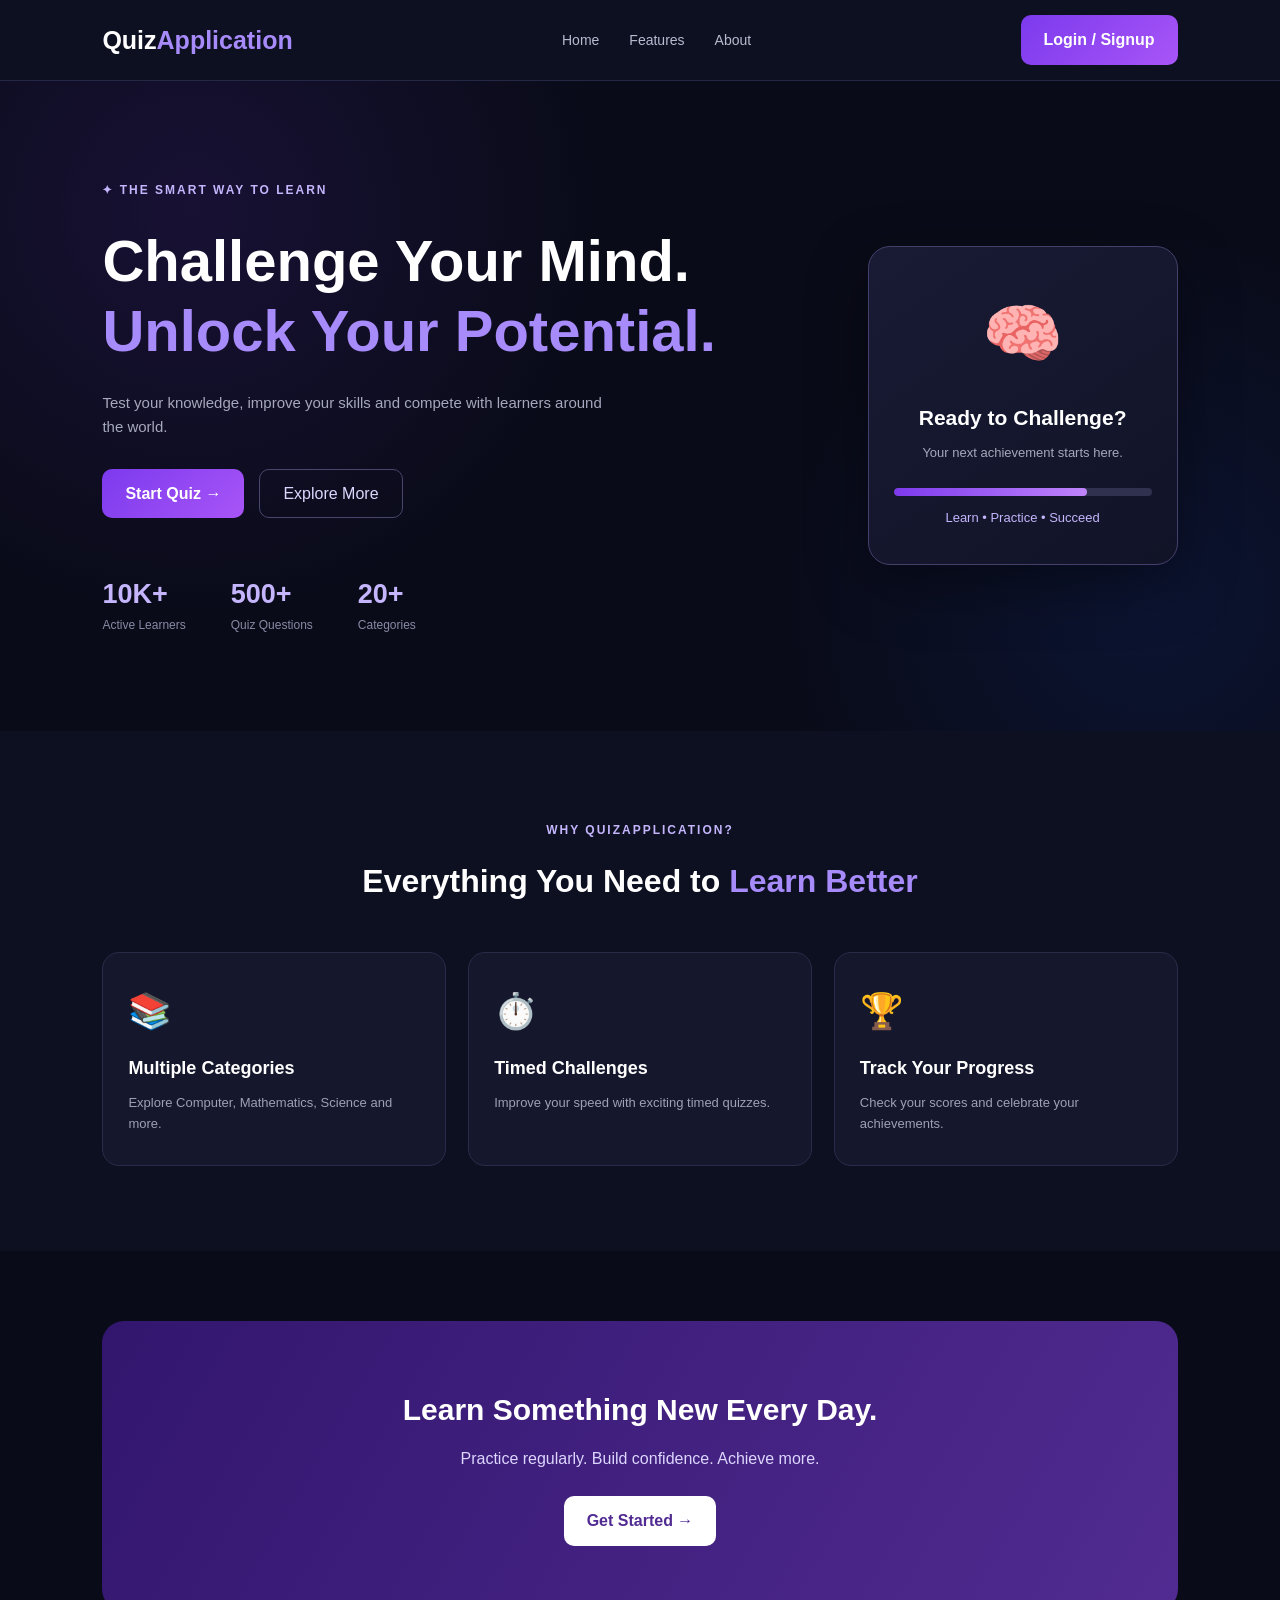
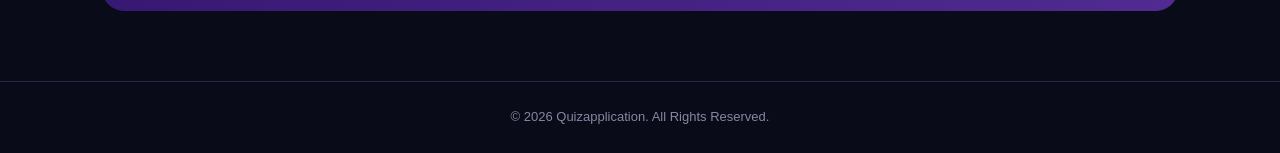
<file: index.html>
<!DOCTYPE html>
<html lang="en">
<head>
    <meta charset="UTF-8">
    <meta name="viewport" content="width=device-width, initial-scale=1.0">
    <title>QuizApplication - Test Your Knowledge</title>
    <link rel="stylesheet" href="style.css">
    <link rel="stylesheet" href="responsive.css">
</head>
<body>

<header class="navbar">
    <a href="index.html" class="logo">Quiz<span>Application</span></a>

    <nav>
        <a href="#home">Home</a>
        <a href="#features">Features</a>
        <a href="#about">About</a>
    </nav>

    <a href="login.html" class="nav-btn">Login / Signup</a>
</header>

<main>
    <section class="hero" id="home">
        <div class="hero-content">
            <span class="tag">✦ THE SMART WAY TO LEARN</span>

            <h1>Challenge Your Mind.<br>
                <span>Unlock Your Potential.</span>
            </h1>

            <p>
                Test your knowledge, improve your skills and
                compete with learners around the world.
            </p>

            <div class="hero-buttons">
                <a href="login.html" class="primary-btn">Start Quiz →</a>
                <a href="#features" class="secondary-btn">Explore More</a>
            </div>

            <div class="stats">
                <div>
                    <h2>10K+</h2>
                    <p>Active Learners</p>
                </div>
                <div>
                    <h2>500+</h2>
                    <p>Quiz Questions</p>
                </div>
                <div>
                    <h2>20+</h2>
                    <p>Categories</p>
                </div>
            </div>
        </div>

        <div class="hero-card">
            <div class="quiz-icon">🧠</div>
            <h2>Ready to Challenge?</h2>
            <p>Your next achievement starts here.</p>
            <div class="progress">
                <span></span>
            </div>
            <p class="small-text">Learn • Practice • Succeed</p>
        </div>
    </section>

    <section class="features" id="features">
        <div class="section-heading">
            <span class="tag">WHY QUIZAPPLICATION?</span>
            <h2>Everything You Need to <span>Learn Better</span></h2>
        </div>

        <div class="feature-grid">
            <div class="feature-card">
                <div>📚</div>
                <h3>Multiple Categories</h3>
                <p>Explore Computer, Mathematics, Science and more.</p>
            </div>

            <div class="feature-card">
                <div>⏱️</div>
                <h3>Timed Challenges</h3>
                <p>Improve your speed with exciting timed quizzes.</p>
            </div>

            <div class="feature-card">
                <div>🏆</div>
                <h3>Track Your Progress</h3>
                <p>Check your scores and celebrate your achievements.</p>
            </div>
        </div>
    </section>

    <section class="about" id="about">
        <h2>Learn Something New Every Day.</h2>
        <p>Practice regularly. Build confidence. Achieve more.</p>
        <a href="login.html" class="primary-btn">Get Started →</a>
    </section>
</main>

<footer>
    <p>© 2026 Quizapplication. All Rights Reserved.</p>
</footer>

<script src="script.js"></script>
</body>
</html>
</file>
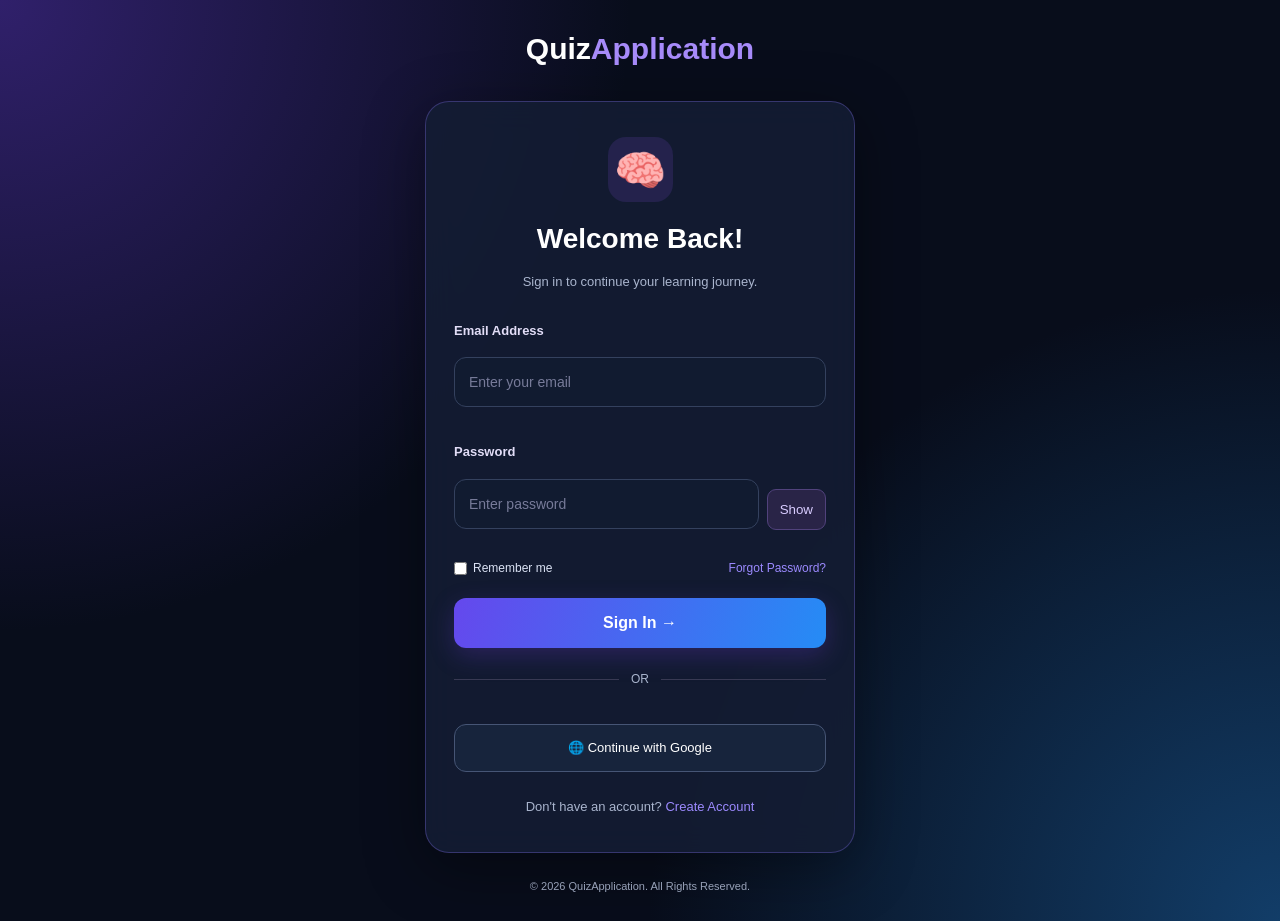
<file: dashboard.html>
<!DOCTYPE html>
<html lang="en">
<head>
    <meta charset="UTF-8">
    <meta name="viewport" content="width=device-width, initial-scale=1.0">
    <title>Dashboard - QuizMaster</title>
    <link rel="stylesheet" href="style.css">
    <link rel="stylesheet" href="responsive.css">
</head>
<body>

<header class="navbar">
    <a href="index.html" class="logo">Quiz<span>Application</span></a>
    <button class="nav-btn" id="logoutBtn">Logout</button>
</header>

<main class="dashboard">

    <section class="welcome">
        <div>
            <span class="tag">YOUR LEARNING SPACE</span>
            <h1>Hello, <span id="userName">Learner</span> 👋</h1>
            <p>Ready to challenge your knowledge today?</p>
        </div>
        <div class="welcome-icon">🎓</div>
    </section>

    <section class="dashboard-stats">
        <div class="stat-card">
            <span>📚</span>
            <h2 id="totalQuizzes">0</h2>
            <p>Quizzes Played</p>
        </div>

        <div class="stat-card">
            <span>🏆</span>
            <h2 id="bestScore">0%</h2>
            <p>Best Score</p>
        </div>

        <div class="stat-card">
            <span>⭐</span>
            <h2 id="totalPoints">0</h2>
            <p>Total Points</p>
        </div>
    </section>

    <section class="subject-section">
        <div class="dashboard-heading">
            <div>
                <span class="tag">EXPLORE & LEARN</span>
                <h2>Choose Your Subject</h2>
            </div>
        </div>

        <div class="subject-grid">
            <div class="subject-card">
                <div>💻</div>
                <h3>Computer</h3>
                <p>Technology & Programming</p>
                <button onclick="startQuiz('Computer')">Start Quiz →</button>
            </div>

            <div class="subject-card">
                <div>📐</div>
                <h3>Mathematics</h3>
                <p>Numbers & Problem Solving</p>
                <button onclick="startQuiz('Mathematics')">Start Quiz →</button>
            </div>

            <div class="subject-card">
                <div>🔬</div>
                <h3>Science</h3>
                <p>Discover the World</p>
                <button onclick="startQuiz('Science')">Start Quiz →</button>
            </div>

            <div class="subject-card">
                <div>🌍</div>
                <h3>General Knowledge</h3>
                <p>Explore the World</p>
                <button onclick="startQuiz('GK')">Start Quiz →</button>
            </div>
        </div>
    </section>

    <section class="history-section">
        <h2>Recent Quiz Activity</h2>
        <div id="quizHistory">
            <p>No quizzes played yet. Start your first quiz!</p>
        </div>
    </section>

</main>
<footer>
    <p>© 2026 QuizApplication. All Rights Reserved.</p>
</footer>

<script src="script.js"></script>
</body>
</html>
</file>
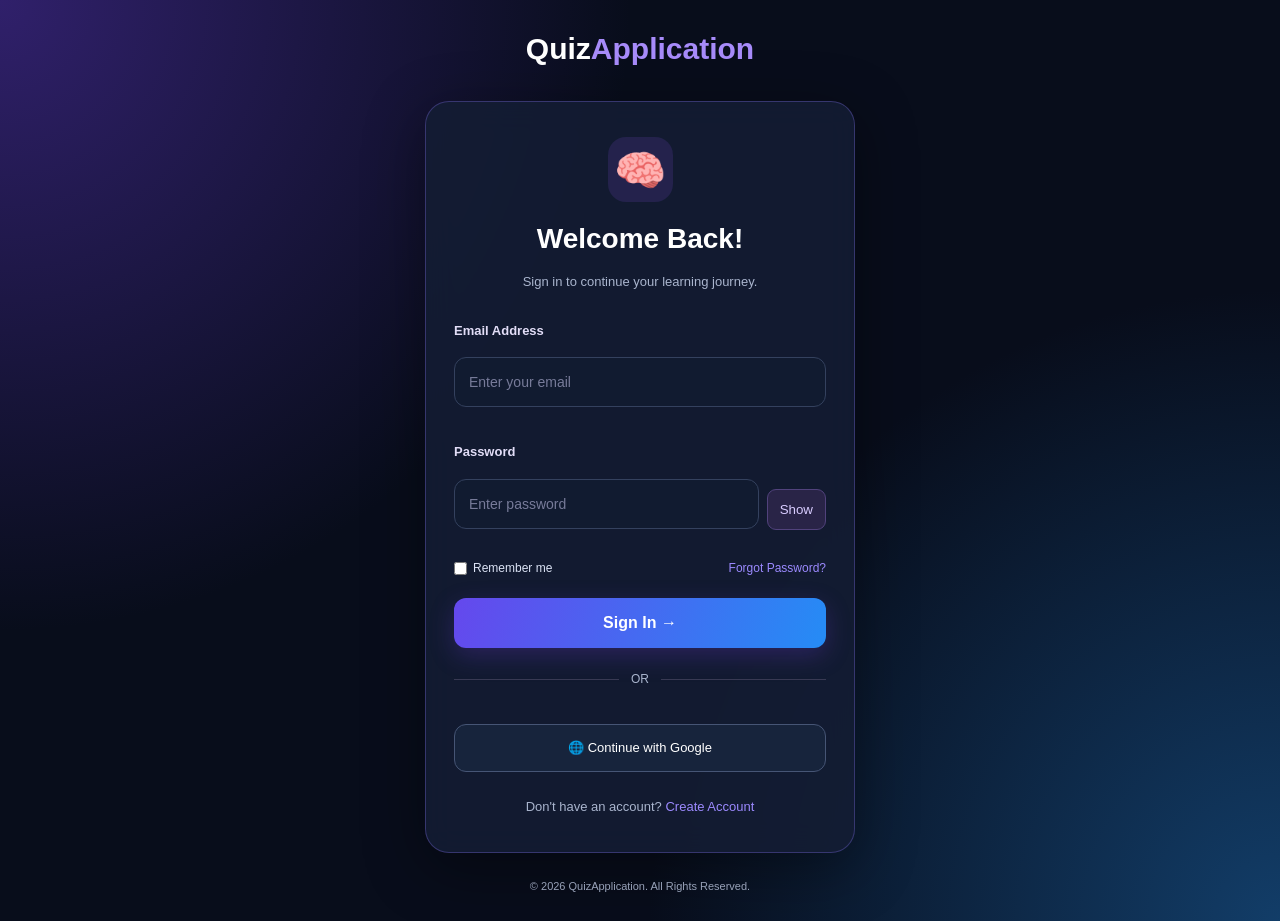
<file: login.html>
<!DOCTYPE html>
<html lang="en">
<head>
<meta charset="UTF-8">
<meta name="viewport" content="width=device-width, initial-scale=1.0">
<title>Login - Quiz Application</title>
<link rel="stylesheet" href="style.css">
<link rel="stylesheet" href="responsive.css">
</head>
<body class="login-body">

<div class="login-container">

    <a href="index.html" class="logo">Quiz<span>Application</span></a>

    <div class="login-card">
        <div class="login-icon">🧠</div>

        <h1>Welcome Back!</h1>
        <p class="login-subtitle">Sign in to continue your learning journey.</p>

        <form id="loginForm">

            <label>Email Address</label>
            <input type="email" id="email" placeholder="Enter your email" required>

            <label>Password</label>
            <div class="password-box">
                <input type="password" id="password" placeholder="Enter password" required>
                <button type="button" id="togglePassword">Show</button>
            </div>

            <div class="login-options">
                <label class="remember">
                    <input type="checkbox" id="remember">
                    Remember me
                </label>
                <a href="#" id="forgotPassword">Forgot Password?</a>
            </div>

            <button type="submit" class="login-submit">Sign In →</button>
        </form>

        <div class="login-divider"><span>OR</span></div>

        <button type="button" class="google-btn" id="googleLogin">
            🌐 Continue with Google
        </button>
      <p id="authMessage"></p>

         <p class="signup-text">
            Don't have an account?
            <a href="signup.html">Create Account</a>
        </p>
    </div>

    <p class="login-footer">© 2026 QuizApplication. All Rights Reserved.</p>
</div>

<script src="auth.js"></script>
</body>
</html>
</file>
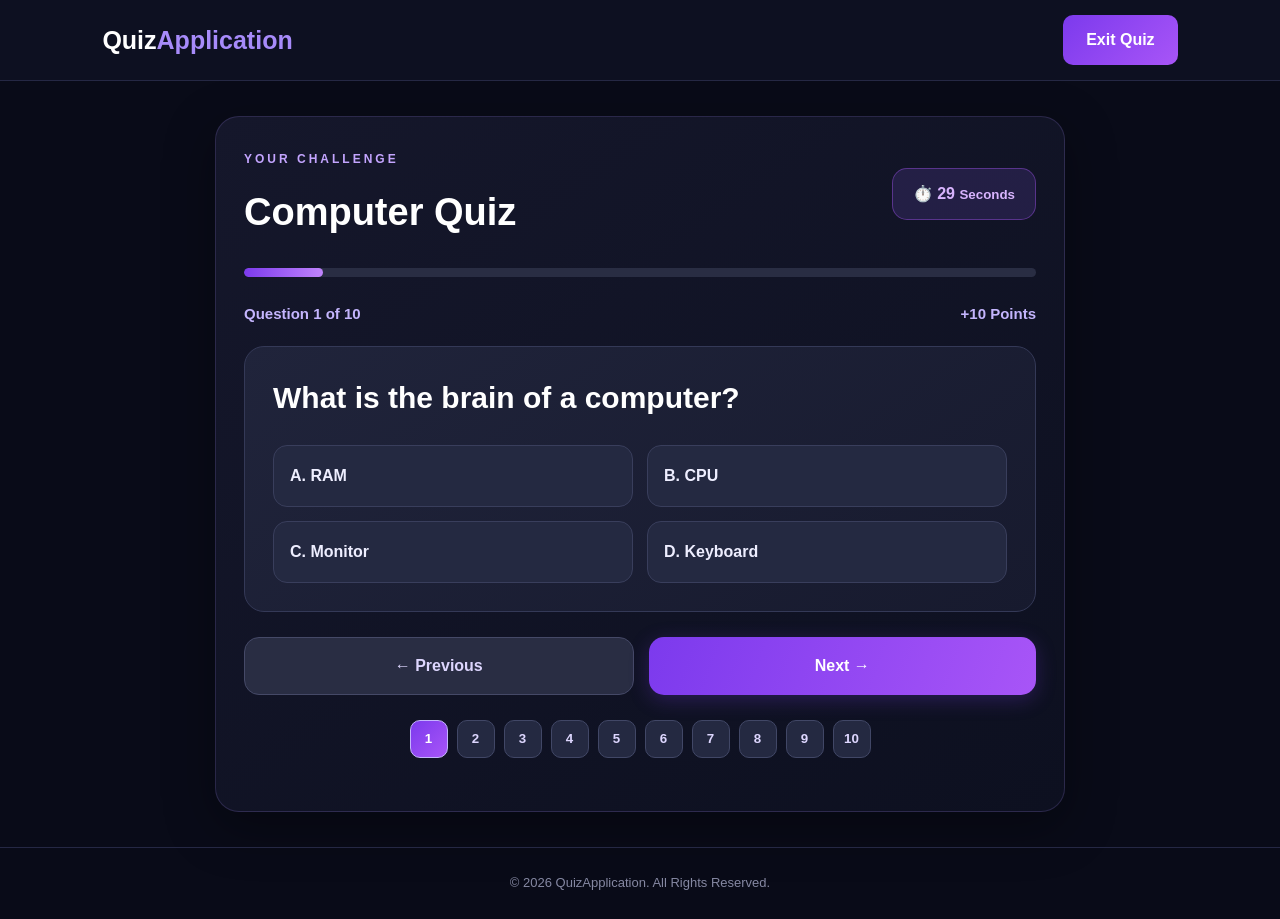
<file: quiz.html>
<!DOCTYPE html>
<html lang="en">
<head>
    <meta charset="UTF-8">
    <meta name="viewport" content="width=device-width, initial-scale=1.0">
    <title>Take Quiz - QuizApplication</title>
    <link rel="stylesheet" href="style.css">
    <link rel="stylesheet" href="responsive.css">
</head>
<body>

<header class="navbar">
    <a href="dashboard.html" class="logo">Quiz<span>Application</span></a>
    <a href="dashboard.html" class="nav-btn">Exit Quiz</a>
</header>

<main class="quiz-container">

    <div class="quiz-top">
        <div>
            <span class="tag">YOUR CHALLENGE</span>
            <h2 id="subjectTitle">Computer Quiz</h2>
        </div>

        <div class="timer-box">
            <span>⏱️</span>
            <span id="timer">30</span>
            <small>Seconds</small>
        </div>
    </div>

    <div class="quiz-progress">
        <div id="progressBar"></div>
    </div>

    <div class="question-info">
        <span id="questionNumber">Question 1 of 10</span>
        <span>+10 Points</span>
    </div>

    <section class="question-card">
        <h2 id="questionText">Loading question...</h2>
        <div id="optionsContainer"></div>
    </section>

    <div class="quiz-navigation">
        <button id="prevBtn" class="secondary-btn">← Previous</button>
        <button id="nextBtn" class="primary-btn">Next →</button>
    </div>

    <div class="question-dots" id="questionDots"></div>

</main>

<footer>
    <p>© 2026 QuizApplication. All Rights Reserved.</p>
</footer>

<script src="quiz.js"></script>
</body>
</html>
</file>
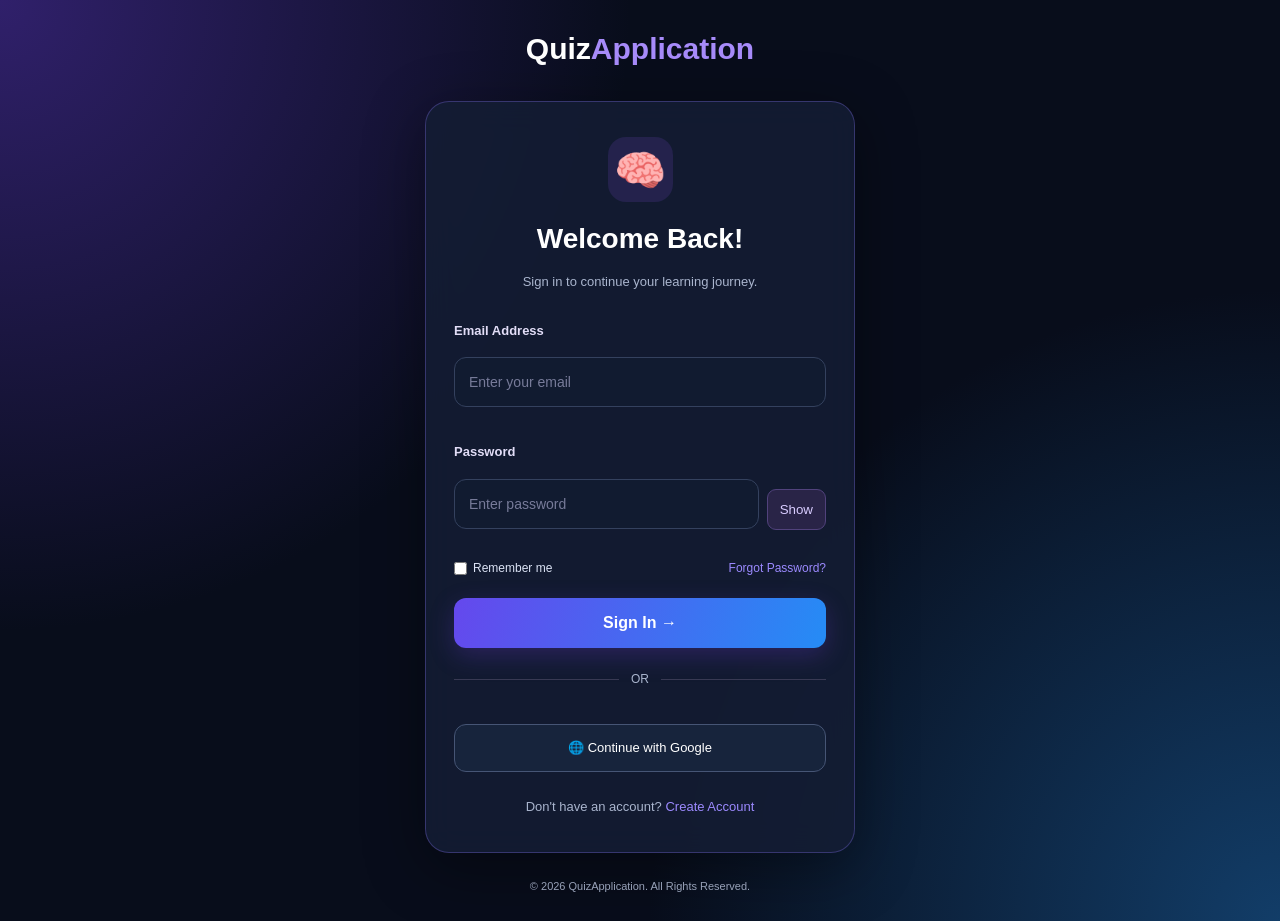
<file: result.html>
<!DOCTYPE html>
<html lang="en">
<head>
    <meta charset="UTF-8">
    <meta name="viewport" content="width=device-width, initial-scale=1.0">
    <title>Quiz Result - QuizApplication</title>
    <link rel="stylesheet" href="style.css">
    <link rel="stylesheet" href="responsive.css">
</head>
<body>

<header class="navbar">
    <a href="index.html" class="logo">Quiz<span>Applivation</span></a>
    <a href="dashboard.html" class="nav-btn">Dashboard</a>
</header>

<main class="result-container">

    <div class="result-card">
        <div class="result-icon">🏆</div>

        <span class="tag">QUIZ COMPLETED</span>
        <h1>Congratulations!</h1>
        <p class="result-subtitle">You have completed your quiz.</p>

        <div class="score-circle">
            <span id="percentage">0%</span>
            <small>YOUR SCORE</small>
        </div>

        <h2 id="subjectResult">Computer Quiz</h2>
        <p id="performance">Keep learning and improving!</p>

        <div class="result-stats">
            <div>
                <h2 id="correctAnswers">0</h2>
                <p>Correct</p>
            </div>

            <div>
                <h2 id="wrongAnswers">0</h2>
                <p>Wrong</p>
            </div>

            <div>
                <h2 id="totalScore">0/100</h2>
                <p>Points</p>
            </div>
        </div>

        <div class="result-buttons">
            <a href="dashboard.html" class="primary-btn">Dashboard</a>
            <button id="retryBtn" class="secondary-btn">Try Again</button>
        </div>
    </div>

</main>

<footer>
    <p>© 2026 QuizApplication. All Rights Reserved.</p>
</footer>

<script>
const result = JSON.parse(
    localStorage.getItem("lastQuizResult") || "null"
);

if (!result) {
    window.location.href = "dashboard.html";
} else {
    document.getElementById("percentage").textContent =
        result.percentage + "%";

    document.getElementById("subjectResult").textContent =
        result.subject + " Quiz";

    document.getElementById("correctAnswers").textContent =
        result.correct;

    document.getElementById("wrongAnswers").textContent =
        result.wrong;

    document.getElementById("totalScore").textContent =
        result.score + "/" + result.total;

    let message = "Keep learning and improving!";

    if (result.percentage >= 80) {
        message = "Excellent! Outstanding performance! 🌟";
    } else if (result.percentage >= 60) {
        message = "Great job! You are doing well! 👏";
    } else if (result.percentage >= 40) {
        message = "Good effort! Keep practicing! 💪";
    }

    document.getElementById("performance").textContent = message;
}

document.getElementById("retryBtn").addEventListener("click", () => {
    window.location.href = "quiz.html";
});
</script>

</body>
</html>
</file>
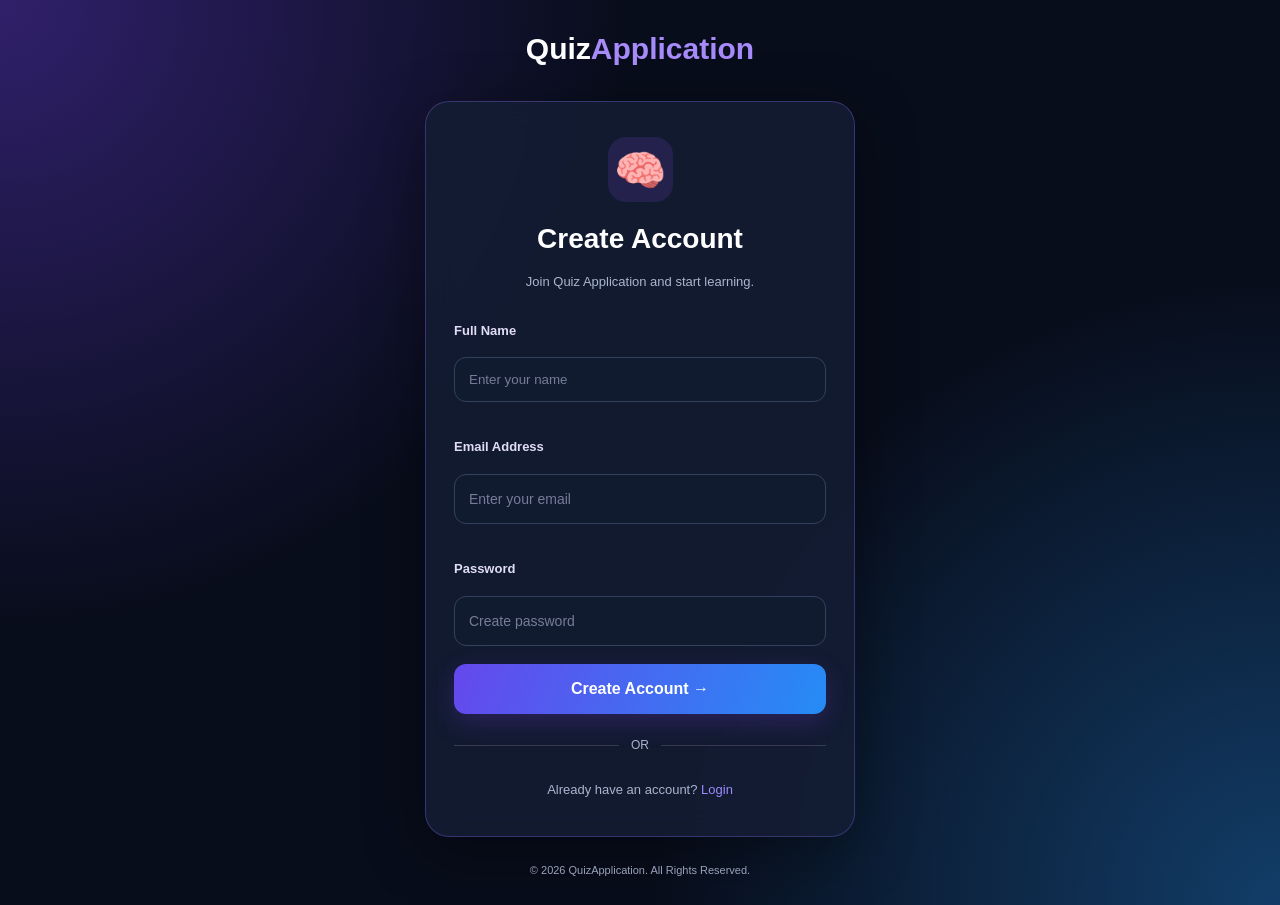
<file: signup.html>
<!DOCTYPE html>
<html lang="en">
<head>
<meta charset="UTF-8">
<meta name="viewport" content="width=device-width, initial-scale=1.0">
<title>Sign Up - Quiz Application</title>
<link rel="stylesheet" href="style.css">
<link rel="stylesheet" href="responsive.css">
</head>
<body class="login-body">

<div class="login-container">
    <a href="index.html" class="logo">
        Quiz<span>Application</span>
    </a>

    <div class="login-card">
        <div class="login-icon">🧠</div>

        <h1>Create Account</h1>
        <p class="login-subtitle">Join Quiz Application and start learning.</p>

        <form id="signupForm">
            <label>Full Name</label>
            <input type="text" id="name" placeholder="Enter your name" required>

            <label>Email Address</label>
            <input type="email" id="email" placeholder="Enter your email" required>

            <label>Password</label>
            <input type="password" id="password" placeholder="Create password" minlength="6" required>

            <p id="authMessage"></p>

            <button type="submit" class="login-submit">
                Create Account →
            </button>
        </form>

        <div class="login-divider"><span>OR</span></div>

        <p class="signup-text">
            Already have an account?
            <a href="login.html">Login</a>
        </p>
    </div>

    <p class="login-footer">
        © 2026 QuizApplication. All Rights Reserved.
    </p>
</div>

<script src="auth.js"></script>
</body>
</html>
</file>
<file: style.css>
/* =================================
   QUIZ APPLICATION - PREMIUM DESIGN
================================= */

.quiz-container {
    width: min(100% - 32px, 850px) !important;
    margin: 35px auto !important;
    padding: 28px !important;
    background: linear-gradient(145deg, #15172b, #0d1020) !important;
    border: 1px solid rgba(167, 139, 250, 0.18);
    border-radius: 24px !important;
    box-shadow: 0 15px 50px rgba(0,0,0,0.35);
}

.quiz-top {
    display: flex;
    align-items: center;
    justify-content: space-between;
    gap: 15px;
    flex-wrap: wrap;
    margin-bottom: 25px;
}

.quiz-top h2 {
    font-size: clamp(24px, 5vw, 38px) !important;
    font-weight: 800;
    color: #ffffff;
    margin-top: 12px;
}

.quiz-top .tag {
    color: #c4a5ff;
    letter-spacing: 3px;
    font-weight: 800;
}

.timer-box {
    background: rgba(139, 92, 246, 0.15);
    border: 1px solid rgba(168, 85, 247, 0.4);
    border-radius: 15px;
    padding: 12px 20px;
    color: #d8b4fe;
    font-weight: 700;
    text-align: center;
}

.quiz-progress {
    height: 9px;
    background: #292d43;
    border-radius: 20px;
    overflow: hidden;
    margin: 25px 0;
}

#progressBar {
    height: 100%;
    width: 0;
    background: linear-gradient(90deg, #7c3aed, #c084fc);
    border-radius: 20px;
    transition: width 0.4s ease;
}

.question-info {
    display: flex;
    justify-content: space-between;
    align-items: center;
    flex-wrap: wrap;
    gap: 10px;
    margin: 20px 0;
    color: #c4b5fd;
    font-size: 15px;
    font-weight: 700;
}

.question-card {
    background: linear-gradient(145deg, #20243b, #171a2e);
    border: 1px solid #343957;
    border-radius: 20px;
    padding: 28px;
    margin: 20px 0;
}

#questionText {
    color: #ffffff;
    font-size: clamp(21px, 4vw, 30px) !important;
    line-height: 1.5;
    font-weight: 750;
    margin-bottom: 25px;
    overflow-wrap: anywhere;
}

#optionsContainer {
    display: grid;
    grid-template-columns: 1fr 1fr;
    gap: 14px;
}

#optionsContainer button {
    width: 100%;
    min-height: 62px;
    padding: 16px;
    border: 1px solid #393e5c;
    border-radius: 14px;
    background: #242941;
    color: #eeeeff;
    font-size: 16px;
    font-weight: 600;
    text-align: left;
    cursor: pointer;
    transition: 0.25s ease;
}

#optionsContainer button:active {
    transform: scale(0.97);
}

#optionsContainer button:hover {
    border-color: #a78bfa;
    background: #343052;
}

/* Selected answer */
#optionsContainer button.selected,
#optionsContainer button.active,
#optionsContainer button.correct,
#optionsContainer button.wrong {
    border: 2px solid #a78bfa;
    background: rgba(124, 58, 237, 0.25);
    color: white;
}

.quiz-navigation {
    display: flex;
    gap: 15px;
    margin: 25px 0;
}

.quiz-navigation button {
    flex: 1;
    min-height: 58px;
    border-radius: 15px;
    font-size: 16px;
    font-weight: 700;
    transition: 0.25s ease;
}

.quiz-navigation .primary-btn,
.quiz-navigation button.primary-btn {
    background: linear-gradient(110deg, #7c3aed, #a855f7);
    color: white;
    border: none;
    box-shadow: 0 5px 20px rgba(124, 58, 237, 0.25);
}

.quiz-navigation .secondary-btn,
.quiz-navigation button.secondary-btn {
    background: #292d43;
    color: #ddd6fe;
    border: 1px solid #454967;
}

.quiz-navigation button:active {
    transform: scale(0.97);
}

.question-dots {
    display: flex;
    flex-wrap: wrap;
    justify-content: center;
    gap: 9px;
    margin: 25px 0;
}

.question-dots button {
    width: 38px;
    height: 38px;
    border-radius: 10px;
    background: #242941;
    color: #ddd6fe;
    border: 1px solid #414766;
    font-weight: 700;
}

.question-dots button.active,
.question-dots button.current {
    background: linear-gradient(135deg, #7c3aed, #a855f7);
    color: white;
    border-color: #c4b5fd;
}

footer {
    text-align: center;
    padding: 30px 15px;
    color: #8589a8;
    border-top: 1px solid #292d43;
    margin-top: 30px;
}

/* MOBILE RESPONSIVE */
@media (max-width: 600px) {
    .quiz-container {
        width: calc(100% - 20px) !important;
        margin: 18px auto !important;
        padding: 17px !important;
        border-radius: 18px !important;
    }

    .quiz-top {
        gap: 12px;
        margin-bottom: 20px;
    }

    .quiz-top h2 {
        font-size: 26px !important;
    }

    .timer-box {
        padding: 10px 15px;
    }

    .question-card {
        padding: 19px;
    }

    #questionText {
        font-size: 23px !important;
        line-height: 1.4;
    }

    #optionsContainer {
        grid-template-columns: 1fr;
        gap: 11px;
    }

    #optionsContainer button {
        min-height: 55px;
        font-size: 15px;
    }

    .quiz-navigation {
        gap: 10px;
    }

    .quiz-navigation button {
        min-height: 52px;
        font-size: 14px;
    }

    .question-dots {
        gap: 7px;
    }

    .question-dots button {
        width: 34px;
        height: 34px;
    }
}

@import url('https://fonts.googleapis.com/css2?family=Poppins:wght@400;500;600;700;800&display=swap');

* {
    margin: 0;
    padding: 0;
    box-sizing: border-box;
}

html {
    scroll-behavior: smooth;
}

body {
    font-family: 'Poppins', sans-serif;
    background: #090b18;
    color: #ffffff;
    line-height: 1.6;
}

a {
    text-decoration: none;
    color: inherit;
}

.navbar {
    width: 100%;
    min-height: 80px;
    padding: 15px 8%;
    display: flex;
    align-items: center;
    justify-content: space-between;
    background: #0d1021;
    border-bottom: 1px solid #252844;
    position: sticky;
    top: 0;
    z-index: 100;
}

.logo {
    font-size: 25px;
    font-weight: 800;
}

.logo span,
.hero h1 span,
.section-heading h2 span {
    color: #a78bfa;
}

.navbar nav {
    display: flex;
    gap: 30px;
}

.navbar nav a {
    color: #b8bad0;
    font-size: 14px;
    transition: 0.3s;
}

.navbar nav a:hover {
    color: #a78bfa;
}

.nav-btn,
.primary-btn {
    background: linear-gradient(135deg, #7c3aed, #a855f7);
    padding: 12px 23px;
    border-radius: 10px;
    font-weight: 600;
    display: inline-block;
    transition: 0.3s;
}

.nav-btn:hover,
.primary-btn:hover {
    transform: translateY(-3px);
    box-shadow: 0 8px 25px #7c3aed55;
}

.hero {
    min-height: 650px;
    padding: 90px 8%;
    display: flex;
    align-items: center;
    justify-content: space-between;
    gap: 50px;
    background:
        radial-gradient(circle at 15% 20%, #5428a533, transparent 35%),
        radial-gradient(circle at 90% 80%, #1d4ed822, transparent 30%);
}

.hero-content {
    max-width: 650px;
}

.tag {
    color: #c4b5fd;
    font-size: 12px;
    font-weight: 700;
    letter-spacing: 2px;
}

.hero h1 {
    font-size: clamp(36px, 5vw, 58px);
    line-height: 1.2;
    margin: 25px 0;
    font-weight: 800;
}

.hero-content > p {
    color: #a6a8bd;
    max-width: 500px;
    font-size: 15px;
}

.hero-buttons {
    display: flex;
    flex-wrap: wrap;
    gap: 15px;
    margin-top: 30px;
}

.secondary-btn {
    border: 1px solid #48466c;
    padding: 11px 23px;
    border-radius: 10px;
    color: #ddd6fe;
}

.stats {
    display: flex;
    flex-wrap: wrap;
    gap: 45px;
    margin-top: 55px;
}

.stats h2 {
    font-size: 27px;
    color: #c4b5fd;
}

.stats p {
    color: #888ba5;
    font-size: 12px;
}

.hero-card {
    width: 310px;
    padding: 35px 25px;
    text-align: center;
    border: 1px solid #45406b;
    border-radius: 22px;
    background: linear-gradient(145deg, #191b35, #111327);
    box-shadow: 0 20px 60px #0006;
}

.quiz-icon {
    font-size: 65px;
    margin-bottom: 15px;
}

.hero-card h2 {
    font-size: 21px;
    margin-bottom: 8px;
}

.hero-card p {
    color: #a6a8bd;
    font-size: 13px;
}

.progress {
    height: 8px;
    background: #30314e;
    border-radius: 20px;
    margin: 25px 0 12px;
    overflow: hidden;
}

.progress span {
    display: block;
    width: 75%;
    height: 100%;
    border-radius: 20px;
    background: linear-gradient(90deg, #7c3aed, #c084fc);
}

.small-text {
    color: #c4b5fd !important;
}

.features {
    padding: 85px 8%;
    background: #0d1021;
}

.section-heading {
    text-align: center;
    max-width: 650px;
    margin: 0 auto 45px;
}

.section-heading h2 {
    font-size: 32px;
    margin-top: 15px;
}

.feature-grid {
    display: grid;
    grid-template-columns: repeat(3, 1fr);
    gap: 22px;
}

.feature-card {
    padding: 30px 25px;
    border: 1px solid #292c49;
    border-radius: 17px;
    background: #15182c;
    transition: 0.3s;
}

.feature-card:hover {
    transform: translateY(-7px);
    border-color: #8b5cf6;
}

.feature-card div {
    font-size: 35px;
    margin-bottom: 15px;
}

.feature-card h3 {
    font-size: 18px;
    margin-bottom: 10px;
}

.feature-card p {
    color: #9da0b7;
    font-size: 13px;
}

.about {
    margin: 70px 8%;
    padding: 65px 25px;
    text-align: center;
    border-radius: 22px;
    background: linear-gradient(120deg, #32166e, #512b91);
}

.about h2 {
    font-size: 30px;
    margin-bottom: 12px;
}

.about p {
    color: #ddd6fe;
    margin-bottom: 25px;
}

.about .primary-btn {
    background: #ffffff;
    color: #512b91;
}

footer {
    padding: 25px;
    text-align: center;
    color: #8588a2;
    border-top: 1px solid #252844;
    font-size: 13px;
}

/* ===== PREMIUM LOGIN PAGE ===== */

.login-body {
    min-height: 100vh;
    background:
        radial-gradient(circle at top left, #43208055, transparent 40%),
        radial-gradient(circle at bottom right, #312e8155, transparent 40%),
        #090b18;
}

.login-container {
    min-height: 100vh;
    padding: 35px 18px;
    display: flex;
    flex-direction: column;
    align-items: center;
    justify-content: center;
}

.login-container > .logo {
    font-size: 30px;
    margin-bottom: 28px;
}

.login-card {
    width: 100%;
    max-width: 430px;
    padding: 35px 28px;
    background: rgba(23, 25, 49, 0.95);
    border: 1px solid #39345d;
    border-radius: 22px;
    box-shadow: 0 20px 70px #0008;
}

.login-icon {
    width: 65px;
    height: 65px;
    display: grid;
    place-items: center;
    margin: 0 auto 18px;
    border-radius: 18px;
    background: #7040bc33;
    font-size: 35px;
}

.login-card h1 {
    font-size: 28px;
    text-align: center;
    margin-bottom: 8px;
}

.login-subtitle {
    color: #a7a8c0;
    font-size: 13px;
    text-align: center;
    margin-bottom: 28px;
}

.login-card form > label {
    display: block;
    font-size: 13px;
    font-weight: 600;
    margin: 17px 0 8px;
    color: #e2ddf7;
}

.login-card input[type="email"],
.login-card input[type="password"],
.password-box input {
    width: 100%;
    height: 50px;
    padding: 0 14px;
    border: 1px solid #414361;
    border-radius: 10px;
    background: #101329;
    color: white;
    font-family: inherit;
    font-size: 14px;
    outline: none;
}

.login-card input:focus {
    border-color: #a78bfa;
    box-shadow: 0 0 0 3px #8b5cf633;
}

.login-card input::placeholder {
    color: #777b99;
}

.password-box {
    display: flex;
    align-items: center;
    gap: 8px;
}

.password-box input {
    flex: 1;
    min-width: 0;
}

#togglePassword {
    padding: 12px;
    background: #292447;
    border: 1px solid #51427c;
    border-radius: 9px;
    color: #d8ccff;
    font-family: inherit;
}

.login-options {
    display: flex;
    justify-content: space-between;
    align-items: center;
    gap: 8px;
    flex-wrap: wrap;
    margin: 20px 0;
    font-size: 12px;
}

.remember {
    display: flex;
    align-items: center;
    gap: 6px;
    color: #c3c3d5;
}

.login-options a,
.signup-text a {
    color: #b99aff;
}

.login-submit {
    width: 100%;
    height: 50px;
    border: none;
    border-radius: 10px;
    background: linear-gradient(120deg, #7138d5, #a855f7);
    color: white;
    font-family: inherit;
    font-size: 15px;
    font-weight: 700;
    cursor: pointer;
    box-shadow: 0 8px 25px #7138d544;
}

.login-divider {
    display: flex;
    align-items: center;
    gap: 12px;
    margin: 23px 0;
    color: #888aa5;
    font-size: 12px;
}

.login-divider::before,
.login-divider::after {
    content: "";
    flex: 1;
    height: 1px;
    background: #383953;
}

.google-btn {
    width: 100%;
    height: 48px;
    border: 1px solid #414361;
    border-radius: 10px;
    background: #20223a;
    color: white;
    font-family: inherit;
    font-size: 13px;
}

.signup-text {
    text-align: center;
    margin-top: 25px;
    color: #a7a8c0;
    font-size: 13px;
}

.login-footer {
    color: #777b99;
    font-size: 11px;
    text-align: center;
    margin-top: 25px;
}

@media (max-width: 380px) {
    .login-card {
        padding: 28px 18px;
    }

    .login-options {
        font-size: 11px;
    }
}

/* ===== PREMIUM DASHBOARD DESIGN ===== */

.dashboard {
    width: min(100% - 28px, 1100px);
    margin: 35px auto;
}

/* Welcome section */
.welcome {
    padding: 32px;
    border-radius: 24px;
    background: linear-gradient(125deg, #5125a8, #8b3ff0, #bd55e8);
    display: flex;
    justify-content: space-between;
    align-items: center;
    gap: 20px;
    box-shadow: 0 12px 35px #7835c044;
    margin-bottom: 28px;
}

.welcome h1 {
    font-size: clamp(24px, 5vw, 36px);
    color: white;
    font-weight: 800;
}

.welcome p {
    color: #eee2ff;
}

.welcome-icon {
    font-size: 55px;
}

/* Statistics */
.dashboard-stats {
    display: grid;
    grid-template-columns: repeat(3, 1fr);
    gap: 16px;
    margin: 25px 0 40px;
}

.stat-card {
    padding: 24px 16px;
    border-radius: 20px;
    background: linear-gradient(145deg, #20243c, #15182a);
    border: 1px solid #383254;
    text-align: center;
    transition: 0.3s ease;
}

.stat-card:hover {
    transform: translateY(-5px);
    border-color: #a855f7;
}

.stat-card span {
    font-size: 32px;
}

.stat-card h2 {
    color: #c084fc;
    font-size: 29px;
    margin: 12px 0 5px;
}

.stat-card p {
    color: #b7b8cf;
    font-size: 13px;
}

/* Section headings */
.dashboard-heading {
    margin-bottom: 22px;
}

.dashboard-heading h2,
.history-section h2 {
    color: white;
    font-size: 25px;
    font-weight: 800;
}

.dashboard-heading .tag {
    color: #c084fc;
    letter-spacing: 2px;
    font-size: 12px;
    font-weight: 800;
}

/* Subject cards */
.subject-grid {
    display: grid;
    grid-template-columns: repeat(2, 1fr);
    gap: 20px;
}

.subject-card {
    padding: 25px;
    border-radius: 22px;
    background: linear-gradient(145deg, #20243b, #15182b);
    border: 1px solid #343957;
    transition: 0.3s ease;
}

.subject-card:hover {
    transform: translateY(-6px);
    border-color: #a855f7;
    box-shadow: 0 12px 30px #8b5cf633;
}

.subject-card > div:first-child {
    font-size: 42px;
    margin-bottom: 15px;
}

.subject-card h3 {
    color: white;
    font-size: 22px;
    margin-bottom: 8px;
}

.subject-card p {
    color: #a8aac4;
    margin-bottom: 20px;
    font-size: 14px;
}

.subject-card button {
    width: 100%;
    padding: 14px;
    border: none;
    border-radius: 12px;
    background: linear-gradient(110deg, #7c3aed, #a855f7);
    color: white;
    font-size: 15px;
    font-weight: 800;
    cursor: pointer;
    transition: 0.3s;
}

.subject-card button:hover {
    box-shadow: 0 5px 20px #9333ea66;
}

/* Recent activity */
.history-section {
    margin-top: 40px;
    padding: 25px;
    border-radius: 22px;
    background: #171a2d;
    border: 1px solid #343957;
}

#quizHistory {
    margin-top: 20px;
    color: #c4b5fd;
}

/* Mobile design */
@media (max-width: 600px) {
    .dashboard {
        width: calc(100% - 24px);
        margin: 20px auto;
    }

    .welcome {
        padding: 23px 18px;
        border-radius: 19px;
    }

    .welcome-icon {
        font-size: 38px;
    }

    .dashboard-stats {
        grid-template-columns: 1fr 1fr;
        gap: 12px;
    }

    .stat-card {
        padding: 18px 10px;
    }

    .subject-grid {
        grid-template-columns: 1fr;
        gap: 15px;
    }

    .subject-card {
        padding: 21px;
    }

    .history-section {
        padding: 19px;
    }
}

/* ===== PREMIUM DASHBOARD DESIGN ===== */

.dashboard {
    width: min(100% - 28px, 1100px);
    margin: 35px auto;
}

/* Welcome section */
.welcome {
    padding: 32px;
    border-radius: 24px;
    background: linear-gradient(125deg, #5125a8, #8b3ff0, #bd55e8);
    display: flex;
    justify-content: space-between;
    align-items: center;
    gap: 20px;
    box-shadow: 0 12px 35px #7835c044;
    margin-bottom: 28px;
}

.welcome h1 {
    font-size: clamp(24px, 5vw, 36px);
    color: white;
    font-weight: 800;
}

.welcome p {
    color: #eee2ff;
}

.welcome-icon {
    font-size: 55px;
}

/* Statistics */
.dashboard-stats {
    display: grid;
    grid-template-columns: repeat(3, 1fr);
    gap: 16px;
    margin: 25px 0 40px;
}

.stat-card {
    padding: 24px 16px;
    border-radius: 20px;
    background: linear-gradient(145deg, #20243c, #15182a);
    border: 1px solid #383254;
    text-align: center;
    transition: 0.3s ease;
}

.stat-card:hover {
    transform: translateY(-5px);
    border-color: #a855f7;
}

.stat-card span {
    font-size: 32px;
}

.stat-card h2 {
    color: #c084fc;
    font-size: 29px;
    margin: 12px 0 5px;
}

.stat-card p {
    color: #b7b8cf;
    font-size: 13px;
}

/* Section headings */
.dashboard-heading {
    margin-bottom: 22px;
}

.dashboard-heading h2,
.history-section h2 {
    color: white;
    font-size: 25px;
    font-weight: 800;
}

.dashboard-heading .tag {
    color: #c084fc;
    letter-spacing: 2px;
    font-size: 12px;
    font-weight: 800;
}

/* Subject cards */
.subject-grid {
    display: grid;
    grid-template-columns: repeat(2, 1fr);
    gap: 20px;
}

.subject-card {
    padding: 25px;
    border-radius: 22px;
    background: linear-gradient(145deg, #20243b, #15182b);
    border: 1px solid #343957;
    transition: 0.3s ease;
}

.subject-card:hover {
    transform: translateY(-6px);
    border-color: #a855f7;
    box-shadow: 0 12px 30px #8b5cf633;
}

.subject-card > div:first-child {
    font-size: 42px;
    margin-bottom: 15px;
}

.subject-card h3 {
    color: white;
    font-size: 22px;
    margin-bottom: 8px;
}

.subject-card p {
    color: #a8aac4;
    margin-bottom: 20px;
    font-size: 14px;
}

.subject-card button {
    width: 100%;
    padding: 14px;
    border: none;
    border-radius: 12px;
    background: linear-gradient(110deg, #7c3aed, #a855f7);
    color: white;
    font-size: 15px;
    font-weight: 800;
    cursor: pointer;
    transition: 0.3s;
}

.subject-card button:hover {
    box-shadow: 0 5px 20px #9333ea66;
}

/* Recent activity */
.history-section {
    margin-top: 40px;
    padding: 25px;
    border-radius: 22px;
    background: #171a2d;
    border: 1px solid #343957;
}

#quizHistory {
    margin-top: 20px;
    color: #c4b5fd;
}

/* Mobile design */
@media (max-width: 600px) {
    .dashboard {
        width: calc(100% - 24px);
        margin: 20px auto;
    }

    .welcome {
        padding: 23px 18px;
        border-radius: 19px;
    }

    .welcome-icon {
        font-size: 38px;
    }

    .dashboard-stats {
        grid-template-columns: 1fr 1fr;
        gap: 12px;
    }

    .stat-card {
        padding: 18px 10px;
    }

    .subject-grid {
        grid-template-columns: 1fr;
        gap: 15px;
    }

    .subject-card {
        padding: 21px;
    }

    .history-section {
        padding: 19px;
    }
}

/* ===== PREMIUM DASHBOARD DESIGN ===== */

.dashboard {
    width: min(100% - 28px, 1100px);
    margin: 35px auto;
}

/* Welcome section */
.welcome {
    padding: 32px;
    border-radius: 24px;
    background: linear-gradient(125deg, #5125a8, #8b3ff0, #bd55e8);
    display: flex;
    justify-content: space-between;
    align-items: center;
    gap: 20px;
    box-shadow: 0 12px 35px #7835c044;
    margin-bottom: 28px;
}

.welcome h1 {
    font-size: clamp(24px, 5vw, 36px);
    color: white;
    font-weight: 800;
}

.welcome p {
    color: #eee2ff;
}

.welcome-icon {
    font-size: 55px;
}

/* Statistics */
.dashboard-stats {
    display: grid;
    grid-template-columns: repeat(3, 1fr);
    gap: 16px;
    margin: 25px 0 40px;
}

.stat-card {
    padding: 24px 16px;
    border-radius: 20px;
    background: linear-gradient(145deg, #20243c, #15182a);
    border: 1px solid #383254;
    text-align: center;
    transition: 0.3s ease;
}

.stat-card:hover {
    transform: translateY(-5px);
    border-color: #a855f7;
}

.stat-card span {
    font-size: 32px;
}

.stat-card h2 {
    color: #c084fc;
    font-size: 29px;
    margin: 12px 0 5px;
}

.stat-card p {
    color: #b7b8cf;
    font-size: 13px;
}

/* Section headings */
.dashboard-heading {
    margin-bottom: 22px;
}

.dashboard-heading h2,
.history-section h2 {
    color: white;
    font-size: 25px;
    font-weight: 800;
}

.dashboard-heading .tag {
    color: #c084fc;
    letter-spacing: 2px;
    font-size: 12px;
    font-weight: 800;
}

/* Subject cards */
.subject-grid {
    display: grid;
    grid-template-columns: repeat(2, 1fr);
    gap: 20px;
}

.subject-card {
    padding: 25px;
    border-radius: 22px;
    background: linear-gradient(145deg, #20243b, #15182b);
    border: 1px solid #343957;
    transition: 0.3s ease;
}

.subject-card:hover {
    transform: translateY(-6px);
    border-color: #a855f7;
    box-shadow: 0 12px 30px #8b5cf633;
}

.subject-card > div:first-child {
    font-size: 42px;
    margin-bottom: 15px;
}

.subject-card h3 {
    color: white;
    font-size: 22px;
    margin-bottom: 8px;
}

.subject-card p {
    color: #a8aac4;
    margin-bottom: 20px;
    font-size: 14px;
}

.subject-card button {
    width: 100%;
    padding: 14px;
    border: none;
    border-radius: 12px;
    background: linear-gradient(110deg, #7c3aed, #a855f7);
    color: white;
    font-size: 15px;
    font-weight: 800;
    cursor: pointer;
    transition: 0.3s;
}

.subject-card button:hover {
    box-shadow: 0 5px 20px #9333ea66;
}

/* Recent activity */
.history-section {
    margin-top: 40px;
    padding: 25px;
    border-radius: 22px;
    background: #171a2d;
    border: 1px solid #343957;
}

#quizHistory {
    margin-top: 20px;
    color: #c4b5fd;
}

/* Mobile design */
@media (max-width: 600px) {
    .dashboard {
        width: calc(100% - 24px);
        margin: 20px auto;
    }

    .welcome {
        padding: 23px 18px;
        border-radius: 19px;
    }

    .welcome-icon {
        font-size: 38px;
    }

    .dashboard-stats {
        grid-template-columns: 1fr 1fr;
        gap: 12px;
    }

    .stat-card {
        padding: 18px 10px;
    }

    .subject-grid {
        grid-template-columns: 1fr;
        gap: 15px;
    }

    .subject-card {
        padding: 21px;
    }

    .history-section {
        padding: 19px;
    }
}
/* ===== PREMIUM DASHBOARD DESIGN ===== */

.dashboard {
    width: min(100% - 28px, 1100px);
    margin: 35px auto;
}

/* Welcome section */
.welcome {
    padding: 32px;
    border-radius: 24px;
    background: linear-gradient(125deg, #5125a8, #8b3ff0, #bd55e8);
    display: flex;
    justify-content: space-between;
    align-items: center;
    gap: 20px;
    box-shadow: 0 12px 35px #7835c044;
    margin-bottom: 28px;
}

.welcome h1 {
    font-size: clamp(24px, 5vw, 36px);
    color: white;
    font-weight: 800;
}

.welcome p {
    color: #eee2ff;
}

.welcome-icon {
    font-size: 55px;
}

/* Statistics */
.dashboard-stats {
    display: grid;
    grid-template-columns: repeat(3, 1fr);
    gap: 16px;
    margin: 25px 0 40px;
}

.stat-card {
    padding: 24px 16px;
    border-radius: 20px;
    background: linear-gradient(145deg, #20243c, #15182a);
    border: 1px solid #383254;
    text-align: center;
    transition: 0.3s ease;
}

.stat-card:hover {
    transform: translateY(-5px);
    border-color: #a855f7;
}

.stat-card span {
    font-size: 32px;
}

.stat-card h2 {
    color: #c084fc;
    font-size: 29px;
    margin: 12px 0 5px;
}

.stat-card p {
    color: #b7b8cf;
    font-size: 13px;
}

/* Section headings */
.dashboard-heading {
    margin-bottom: 22px;
}

.dashboard-heading h2,
.history-section h2 {
    color: white;
    font-size: 25px;
    font-weight: 800;
}

.dashboard-heading .tag {
    color: #c084fc;
    letter-spacing: 2px;
    font-size: 12px;
    font-weight: 800;
}

/* Subject cards */
.subject-grid {
    display: grid;
    grid-template-columns: repeat(2, 1fr);
    gap: 20px;
}

.subject-card {
    padding: 25px;
    border-radius: 22px;
    background: linear-gradient(145deg, #20243b, #15182b);
    border: 1px solid #343957;
    transition: 0.3s ease;
}

.subject-card:hover {
    transform: translateY(-6px);
    border-color: #a855f7;
    box-shadow: 0 12px 30px #8b5cf633;
}

.subject-card > div:first-child {
    font-size: 42px;
    margin-bottom: 15px;
}

.subject-card h3 {
    color: white;
    font-size: 22px;
    margin-bottom: 8px;
}

.subject-card p {
    color: #a8aac4;
    margin-bottom: 20px;
    font-size: 14px;
}

.subject-card button {
    width: 100%;
    padding: 14px;
    border: none;
    border-radius: 12px;
    background: linear-gradient(110deg, #7c3aed, #a855f7);
    color: white;
    font-size: 15px;
    font-weight: 800;
    cursor: pointer;
    transition: 0.3s;
}

.subject-card button:hover {
    box-shadow: 0 5px 20px #9333ea66;
}

/* Recent activity */
.history-section {
    margin-top: 40px;
    padding: 25px;
    border-radius: 22px;
    background: #171a2d;
    border: 1px solid #343957;
}

#quizHistory {
    margin-top: 20px;
    color: #c4b5fd;
}

/* Mobile design */
@media (max-width: 600px) {
    .dashboard {
        width: calc(100% - 24px);
        margin: 20px auto;
    }

    .welcome {
        padding: 23px 18px;
        border-radius: 19px;
    }

    .welcome-icon {
        font-size: 38px;
    }

    .dashboard-stats {
        grid-template-columns: 1fr 1fr;
        gap: 12px;
    }

    .stat-card {
        padding: 18px 10px;
    }

    .subject-grid {
        grid-template-columns: 1fr;
        gap: 15px;
    }

    .subject-card {
        padding: 21px;
    }

    .history-section {
        padding: 19px;
    }
}

/* ===== PREMIUM DASHBOARD DESIGN ===== */

.dashboard {
    width: min(100% - 28px, 1100px);
    margin: 35px auto;
}

/* Welcome section */
.welcome {
    padding: 32px;
    border-radius: 24px;
    background: linear-gradient(125deg, #5125a8, #8b3ff0, #bd55e8);
    display: flex;
    justify-content: space-between;
    align-items: center;
    gap: 20px;
    box-shadow: 0 12px 35px #7835c044;
    margin-bottom: 28px;
}

.welcome h1 {
    font-size: clamp(24px, 5vw, 36px);
    color: white;
    font-weight: 800;
}

.welcome p {
    color: #eee2ff;
}

.welcome-icon {
    font-size: 55px;
}

/* Statistics */
.dashboard-stats {
    display: grid;
    grid-template-columns: repeat(3, 1fr);
    gap: 16px;
    margin: 25px 0 40px;
}

.stat-card {
    padding: 24px 16px;
    border-radius: 20px;
    background: linear-gradient(145deg, #20243c, #15182a);
    border: 1px solid #383254;
    text-align: center;
    transition: 0.3s ease;
}

.stat-card:hover {
    transform: translateY(-5px);
    border-color: #a855f7;
}

.stat-card span {
    font-size: 32px;
}

.stat-card h2 {
    color: #c084fc;
    font-size: 29px;
    margin: 12px 0 5px;
}

.stat-card p {
    color: #b7b8cf;
    font-size: 13px;
}

/* Section headings */
.dashboard-heading {
    margin-bottom: 22px;
}

.dashboard-heading h2,
.history-section h2 {
    color: white;
    font-size: 25px;
    font-weight: 800;
}

.dashboard-heading .tag {
    color: #c084fc;
    letter-spacing: 2px;
    font-size: 12px;
    font-weight: 800;
}

/* Subject cards */
.subject-grid {
    display: grid;
    grid-template-columns: repeat(2, 1fr);
    gap: 20px;
}

.subject-card {
    padding: 25px;
    border-radius: 22px;
    background: linear-gradient(145deg, #20243b, #15182b);
    border: 1px solid #343957;
    transition: 0.3s ease;
}

.subject-card:hover {
    transform: translateY(-6px);
    border-color: #a855f7;
    box-shadow: 0 12px 30px #8b5cf633;
}

.subject-card > div:first-child {
    font-size: 42px;
    margin-bottom: 15px;
}

.subject-card h3 {
    color: white;
    font-size: 22px;
    margin-bottom: 8px;
}

.subject-card p {
    color: #a8aac4;
    margin-bottom: 20px;
    font-size: 14px;
}

.subject-card button {
    width: 100%;
    padding: 14px;
    border: none;
    border-radius: 12px;
    background: linear-gradient(110deg, #7c3aed, #a855f7);
    color: white;
    font-size: 15px;
    font-weight: 800;
    cursor: pointer;
    transition: 0.3s;
}

.subject-card button:hover {
    box-shadow: 0 5px 20px #9333ea66;
}

/* Recent activity */
.history-section {
    margin-top: 40px;
    padding: 25px;
    border-radius: 22px;
    background: #171a2d;
    border: 1px solid #343957;
}

#quizHistory {
    margin-top: 20px;
    color: #c4b5fd;
}

/* Mobile design */
@media (max-width: 600px) {
    .dashboard {
        width: calc(100% - 24px);
        margin: 20px auto;
    }

    .welcome {
        padding: 23px 18px;
        border-radius: 19px;
    }

    .welcome-icon {
        font-size: 38px;
    }

    .dashboard-stats {
        grid-template-columns: 1fr 1fr;
        gap: 12px;
    }

    .stat-card {
        padding: 18px 10px;
    }

    .subject-grid {
        grid-template-columns: 1fr;
        gap: 15px;
    }

    .subject-card {
        padding: 21px;
    }

    .history-section {
        padding: 19px;
    }
}

/* ===== PREMIUM RESULT SECTION ===== */

.result-container {
    width: 100%;
    max-width: 850px;
    margin: 40px auto;
    padding: 20px;
}

.result-card {
    background: linear-gradient(145deg, #17152d, #101827);
    border: 1px solid rgba(139, 92, 246, 0.35);
    border-radius: 25px;
    padding: 35px 22px;
    text-align: center;
    box-shadow: 0 15px 45px rgba(0, 0, 0, 0.4);
}

.result-icon {
    font-size: 65px;
    margin-bottom: 15px;
    filter: drop-shadow(0 0 15px #a78bfa);
}

.result-card .tag {
    display: inline-block;
    color: #c4b5fd;
    background: rgba(139, 92, 246, 0.15);
    border: 1px solid rgba(167, 139, 250, 0.3);
    padding: 8px 18px;
    border-radius: 30px;
    font-size: 12px;
    letter-spacing: 2px;
}

.result-card h1 {
    color: #ffffff;
    font-size: 30px;
    margin: 18px 0 10px;
}

.result-subtitle {
    color: #a5b4c8;
    line-height: 1.7;
}

.score-circle {
    width: 175px;
    height: 175px;
    margin: 30px auto;
    border-radius: 50%;
    border: 9px solid #8b5cf6;
    background: linear-gradient(145deg, #25204a, #111827);
    box-shadow: 0 0 30px rgba(139, 92, 246, 0.3);
    display: flex;
    flex-direction: column;
    justify-content: center;
    align-items: center;
}

#percentage {
    color: #ffffff;
    font-size: 42px;
    font-weight: 800;
}

.score-circle small {
    color: #c4b5fd;
    letter-spacing: 2px;
}

#subjectResult {
    color: #c4b5fd;
    margin: 20px 0 10px;
}

#performance {
    color: #a5b4c8;
    line-height: 1.6;
}

.result-stats {
    display: grid;
    grid-template-columns: repeat(3, 1fr);
    gap: 12px;
    margin-top: 30px;
}

.result-stats > div {
    background: rgba(255, 255, 255, 0.05);
    border: 1px solid rgba(139, 92, 246, 0.2);
    border-radius: 16px;
    padding: 20px 8px;
}

.result-stats h2 {
    color: #a78bfa;
    font-size: 25px;
    margin-bottom: 8px;
}

.result-stats p {
    color: #a5b4c8;
    font-size: 13px;
}

.result-buttons {
    display: flex;
    justify-content: center;
    flex-wrap: wrap;
    gap: 15px;
    margin-top: 30px;
}

.result-buttons a,
.result-buttons button {
    padding: 13px 24px;
    border: none;
    border-radius: 12px;
    background: linear-gradient(135deg, #8b5cf6, #3b82f6);
    color: white;
    text-decoration: none;
    font-weight: 700;
    cursor: pointer;
    transition: 0.3s;
}

.result-buttons a:hover,
.result-buttons button:hover {
    transform: translateY(-3px);
    box-shadow: 0 8px 20px rgba(139, 92, 246, 0.3);
}

@media (max-width: 480px) {
    .result-container {
        padding: 12px;
        margin: 20px auto;
    }

    .result-card {
        padding: 25px 15px;
    }

    .result-stats {
        gap: 8px;
    }

    .result-stats > div {
        padding: 15px 5px;
    }

    .result-stats h2 {
        font-size: 21px;
    }

    .result-stats p {
        font-size: 11px;
    }
}
/* ===== PREMIUM RESULT SECTION ===== */

.result-container {
    width: 100%;
    max-width: 850px;
    margin: 40px auto;
    padding: 20px;
}

.result-card {
    background: linear-gradient(145deg, #17152d, #101827);
    border: 1px solid rgba(139, 92, 246, 0.35);
    border-radius: 25px;
    padding: 35px 22px;
    text-align: center;
    box-shadow: 0 15px 45px rgba(0, 0, 0, 0.4);
}

.result-icon {
    font-size: 65px;
    margin-bottom: 15px;
    filter: drop-shadow(0 0 15px #a78bfa);
}

.result-card .tag {
    display: inline-block;
    color: #c4b5fd;
    background: rgba(139, 92, 246, 0.15);
    border: 1px solid rgba(167, 139, 250, 0.3);
    padding: 8px 18px;
    border-radius: 30px;
    font-size: 12px;
    letter-spacing: 2px;
}

.result-card h1 {
    color: #ffffff;
    font-size: 30px;
    margin: 18px 0 10px;
}

.result-subtitle {
    color: #a5b4c8;
    line-height: 1.7;
}

.score-circle {
    width: 175px;
    height: 175px;
    margin: 30px auto;
    border-radius: 50%;
    border: 9px solid #8b5cf6;
    background: linear-gradient(145deg, #25204a, #111827);
    box-shadow: 0 0 30px rgba(139, 92, 246, 0.3);
    display: flex;
    flex-direction: column;
    justify-content: center;
    align-items: center;
}

#percentage {
    color: #ffffff;
    font-size: 42px;
    font-weight: 800;
}

.score-circle small {
    color: #c4b5fd;
    letter-spacing: 2px;
}

#subjectResult {
    color: #c4b5fd;
    margin: 20px 0 10px;
}

#performance {
    color: #a5b4c8;
    line-height: 1.6;
}

.result-stats {
    display: grid;
    grid-template-columns: repeat(3, 1fr);
    gap: 12px;
    margin-top: 30px;
}

.result-stats > div {
    background: rgba(255, 255, 255, 0.05);
    border: 1px solid rgba(139, 92, 246, 0.2);
    border-radius: 16px;
    padding: 20px 8px;
}

.result-stats h2 {
    color: #a78bfa;
    font-size: 25px;
    margin-bottom: 8px;
}

.result-stats p {
    color: #a5b4c8;
    font-size: 13px;
}

.result-buttons {
    display: flex;
    justify-content: center;
    flex-wrap: wrap;
    gap: 15px;
    margin-top: 30px;
}

.result-buttons a,
.result-buttons button {
    padding: 13px 24px;
    border: none;
    border-radius: 12px;
    background: linear-gradient(135deg, #8b5cf6, #3b82f6);
    color: white;
    text-decoration: none;
    font-weight: 700;
    cursor: pointer;
    transition: 0.3s;
}

.result-buttons a:hover,
.result-buttons button:hover {
    transform: translateY(-3px);
    box-shadow: 0 8px 20px rgba(139, 92, 246, 0.3);
}

@media (max-width: 480px) {
    .result-container {
        padding: 12px;
        margin: 20px auto;
    }

    .result-card {
        padding: 25px 15px;
    }

    .result-stats {
        gap: 8px;
    }

    .result-stats > div {
        padding: 15px 5px;
    }

    .result-stats h2 {
        font-size: 21px;
    }

    .result-stats p {
        font-size: 11px;
    }
}

/* ===== QUIZ MASTER LOGIN UPGRADE ===== */

.login-body {
    min-height: 100vh;
    background:
        radial-gradient(circle at top left, #30206b 0%, transparent 40%),
        radial-gradient(circle at bottom right, #123d68 0%, transparent 40%),
        #080d1b;
    color: #ffffff;
}

.login-container {
    min-height: 100vh;
    display: flex;
    flex-direction: column;
    justify-content: center;
    align-items: center;
    padding: 25px 15px;
}

.login-card {
    width: 100%;
    max-width: 430px;
    padding: 35px 28px;
    background: rgba(20, 29, 52, 0.88);
    border: 1px solid rgba(139, 120, 255, 0.3);
    border-radius: 24px;
    box-shadow: 0 15px 60px rgba(0, 0, 0, 0.4);
    backdrop-filter: blur(15px);
}

.login-icon {
    font-size: 42px;
    text-align: center;
    margin-bottom: 15px;
}

.login-card h1 {
    text-align: center;
    color: #ffffff;
    font-size: 28px;
    margin-bottom: 10px;
}

.login-subtitle {
    text-align: center;
    color: #aab5ce;
    margin-bottom: 28px;
}

.login-card input:not([type="checkbox"]) {
    width: 100%;
    box-sizing: border-box;
    padding: 14px;
    background: #111b30;
    color: white;
    border: 1px solid #34415e;
    border-radius: 12px;
    outline: none;
    margin: 8px 0 18px;
}

.login-card input:focus {
    border-color: #8b75ff;
    box-shadow: 0 0 12px rgba(139, 117, 255, 0.3);
}

.login-card label {
    color: #dce3f5;
}

.login-card form button[type="submit"] {
    width: 100%;
    padding: 15px;
    border: none;
    border-radius: 12px;
    background: linear-gradient(110deg, #6548ed, #258cf5);
    color: white;
    font-size: 16px;
    font-weight: bold;
    cursor: pointer;
    transition: 0.3s;
}

.login-card form button[type="submit"]:hover {
    transform: translateY(-2px);
    box-shadow: 0 8px 25px rgba(101, 72, 237, 0.4);
}

.login-card > button {
    width: 100%;
    padding: 13px;
    border-radius: 12px;
    border: 1px solid #465575;
    background: #17243c;
    color: white;
    margin-top: 12px;
}

.login-options {
    display: flex;
    justify-content: space-between;
    align-items: center;
    gap: 8px;
    flex-wrap: wrap;
    margin: 12px 0 20px;
}

.login-options a,
.signup-text a {
    color: #9c8aff;
    text-decoration: none;
}

.login-divider {
    color: #aab5ce;
    text-align: center;
    margin: 22px 0;
}

.signup-text,
.login-footer {
    color: #aab5ce;
    text-align: center;
}

.login-footer {
    margin-top: 25px;
}

@media (max-width: 480px) {
    .login-card {
        padding: 28px 20px;
    }
}
input:-webkit-autofill,
input:-webkit-autofill:hover,
input:-webkit-autofill:focus {
    -webkit-text-fill-color: #ffffff !important;
    -webkit-box-shadow: 0 0 0 1000px #111c30 inset !important;
    transition: background-color 5000s ease-in-out 0s;
    caret-color: white;
}
</file>
<file: responsive.css>
/* TABLET */
@media (max-width: 900px) {
    .hero {
        padding: 70px 5%;
        gap: 25px;
    }

    .hero h1 {
        font-size: 42px;
    }

    .stats {
        gap: 25px;
    }

    .feature-grid {
        grid-template-columns: repeat(2, 1fr);
    }
}

/* MOBILE */
@media (max-width: 600px) {
    .navbar {
        padding: 15px 5%;
        flex-wrap: wrap;
        gap: 15px;
    }

    .logo {
        font-size: 22px;
    }

    .navbar nav {
        order: 3;
        width: 100%;
        justify-content: center;
        gap: 22px;
    }

    .navbar nav a {
        font-size: 12px;
    }

    .nav-btn {
        padding: 9px 13px;
        font-size: 12px;
    }

    .hero {
        min-height: auto;
        padding: 65px 6%;
        flex-direction: column;
        text-align: center;
    }

    .hero h1 {
        font-size: 36px;
    }

    .hero-content > p {
        font-size: 13px;
    }

    .hero-buttons {
        justify-content: center;
    }

    .stats {
        justify-content: center;
        gap: 22px;
        margin-top: 35px;
    }

    .stats h2 {
        font-size: 22px;
    }

    .stats p {
        font-size: 10px;
    }

    .hero-card {
        width: 100%;
        max-width: 320px;
    }

    .features {
        padding: 60px 6%;
    }

    .section-heading h2 {
        font-size: 25px;
    }

    .feature-grid {
        grid-template-columns: 1fr;
    }

    .feature-card {
        padding: 25px 20px;
    }

    .about {
        margin: 45px 5%;
        padding: 45px 20px;
    }

    .about h2 {
        font-size: 24px;
    }
}
</file>
